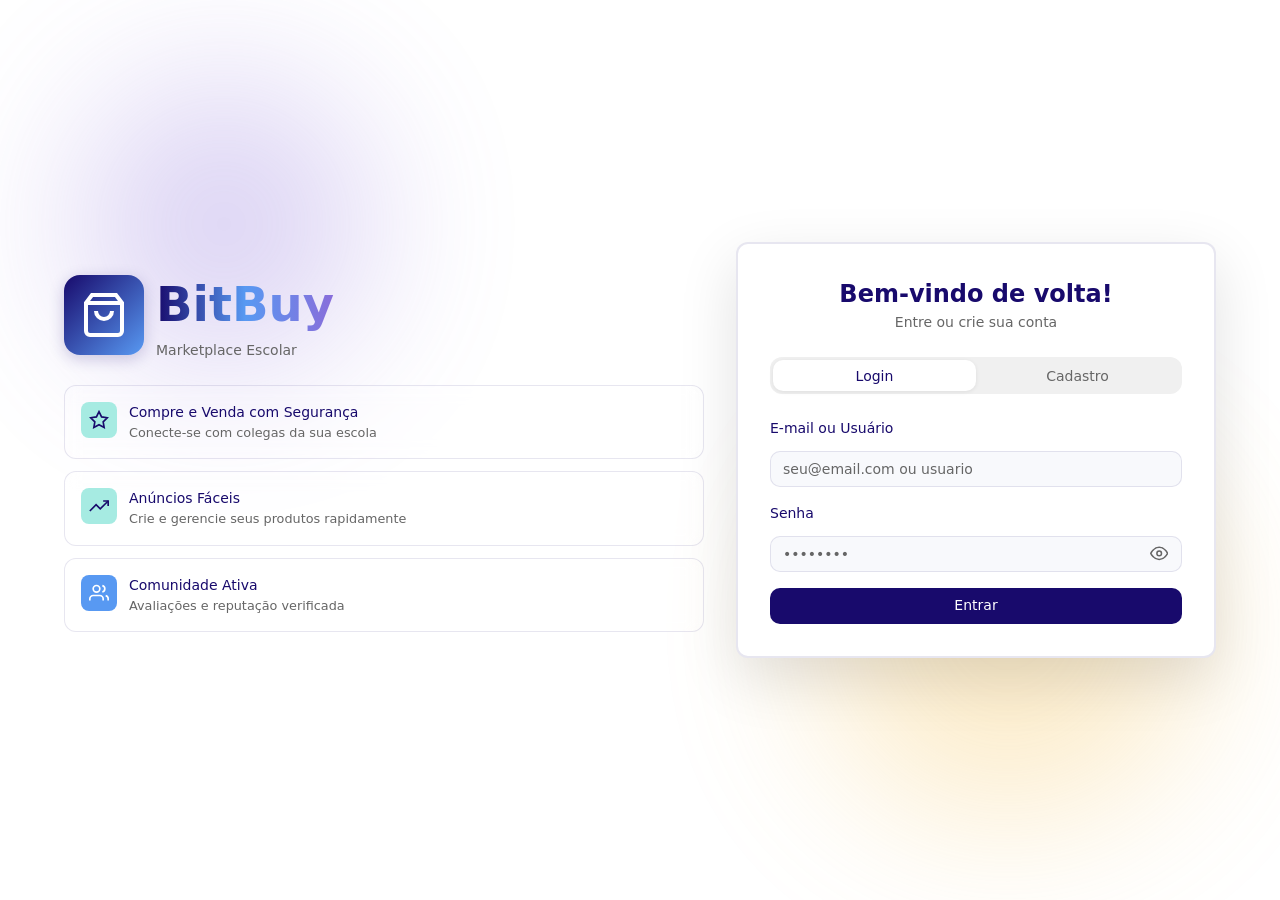
<file: bitbuy/index.html>
<!DOCTYPE html>
<html lang="pt-BR">
<head>
  <meta charset="UTF-8">
  <meta name="viewport" content="width=device-width, initial-scale=1.0">
  <title>BitBuy — Marketplace Escolar</title>
  <link rel="stylesheet" href="style.css">
</head>
<body data-page="auth">

<div class="auth-page">
  <!-- Blobs animados de fundo -->
  <div class="auth-blob auth-blob-1"></div>
  <div class="auth-blob auth-blob-2"></div>

  <div class="auth-container">

    <!-- Branding (apenas desktop) -->
    <div class="auth-branding">
      <div class="auth-logo">
        <div class="auth-logo-icon">
          <svg viewBox="0 0 24 24" fill="none" stroke="currentColor" stroke-width="2">
            <path d="M6 2L3 6v14a2 2 0 002 2h14a2 2 0 002-2V6l-3-4z"/>
            <line x1="3" y1="6" x2="21" y2="6"/>
            <path d="M16 10a4 4 0 01-8 0"/>
          </svg>
        </div>
        <div class="auth-logo-text">
          <h1 class="gradient-text">BitBuy</h1>
          <p>Marketplace Escolar</p>
        </div>
      </div>

      <div style="display:flex;flex-direction:column;gap:.75rem">
        <div class="auth-feature">
          <div class="auth-feature-icon" style="background:var(--secondary)">
            <svg viewBox="0 0 24 24" fill="none" stroke="var(--primary)" stroke-width="2">
              <polygon points="12 2 15.09 8.26 22 9.27 17 14.14 18.18 21.02 12 17.77 5.82 21.02 7 14.14 2 9.27 8.91 8.26 12 2"/>
            </svg>
          </div>
          <div>
            <h3>Compre e Venda com Segurança</h3>
            <p>Conecte-se com colegas da sua escola</p>
          </div>
        </div>
        <div class="auth-feature">
          <div class="auth-feature-icon" style="background:#A6EBE2">
            <svg viewBox="0 0 24 24" fill="none" stroke="#180A6C" stroke-width="2">
              <polyline points="23 6 13.5 15.5 8.5 10.5 1 18"/><polyline points="17 6 23 6 23 12"/>
            </svg>
          </div>
          <div>
            <h3>Anúncios Fáceis</h3>
            <p>Crie e gerencie seus produtos rapidamente</p>
          </div>
        </div>
        <div class="auth-feature">
          <div class="auth-feature-icon" style="background:var(--accent)">
            <svg viewBox="0 0 24 24" fill="none" stroke="white" stroke-width="2">
              <path d="M17 21v-2a4 4 0 0 0-4-4H5a4 4 0 0 0-4 4v2"/><circle cx="9" cy="7" r="4"/>
              <path d="M23 21v-2a4 4 0 0 0-3-3.87"/><path d="M16 3.13a4 4 0 0 1 0 7.75"/>
            </svg>
          </div>
          <div>
            <h3>Comunidade Ativa</h3>
            <p>Avaliações e reputação verificada</p>
          </div>
        </div>
      </div>
    </div>

    <!-- Card de autenticação -->
    <div class="auth-card-wrapper">
      <div class="auth-card">

        <!-- Logo mobile -->
        <div class="auth-mobile-logo">
          <div class="auth-logo-icon" style="padding:.75rem">
            <svg style="width:2.5rem;height:2.5rem" viewBox="0 0 24 24" fill="none" stroke="white" stroke-width="2">
              <path d="M6 2L3 6v14a2 2 0 002 2h14a2 2 0 002-2V6l-3-4z"/>
              <line x1="3" y1="6" x2="21" y2="6"/>
              <path d="M16 10a4 4 0 01-8 0"/>
            </svg>
          </div>
        </div>

        <div class="auth-card-header">
          <h2 class="hidden-lg">BitBuy</h2>
          <h2 class="show-lg" style="display:none">Bem-vindo de volta!</h2>
          <p>Entre ou crie sua conta</p>
        </div>

        <!-- Tabs -->
        <div id="auth-tabs">
          <div class="tabs-list" style="margin-bottom:1.5rem">
            <button class="tab-trigger active" data-tab="login">Login</button>
            <button class="tab-trigger" data-tab="register">Cadastro</button>
          </div>

          <!-- Login -->
          <div class="tab-content active" data-tab="login">
            <form id="login-form" onsubmit="handleLogin(event)">
              <div class="form-group">
                <label class="label" for="login-email">E-mail ou Usuário</label>
                <input class="input" id="login-email" type="text" placeholder="seu@email.com ou usuario" required>
              </div>
              <div class="form-group">
                <label class="label" for="login-password">Senha</label>
                <div class="password-wrapper">
                  <input class="input" id="login-password" type="password" placeholder="••••••••" required>
                  <button type="button" class="password-toggle" onclick="togglePassword(this)" aria-label="Mostrar senha">
                    <svg class="eye-open" viewBox="0 0 24 24" fill="none" stroke="currentColor" stroke-width="2"><path d="M1 12s4-8 11-8 11 8 11 8-4 8-11 8-11-8-11-8z"/><circle cx="12" cy="12" r="3"/></svg>
                    <svg class="eye-closed" style="display:none" viewBox="0 0 24 24" fill="none" stroke="currentColor" stroke-width="2"><path d="M17.94 17.94A10.07 10.07 0 0 1 12 20c-7 0-11-8-11-8a18.45 18.45 0 0 1 5.06-5.94M9.9 4.24A9.12 9.12 0 0 1 12 4c7 0 11 8 11 8a18.5 18.5 0 0 1-2.16 3.19m-6.72-1.07a3 3 0 1 1-4.24-4.24"/><line x1="1" y1="1" x2="23" y2="23"/></svg>
                  </button>
                </div>
              </div>
              <button type="submit" class="btn btn-primary btn-full" id="login-btn">Entrar</button>
            </form>
          </div>

          <!-- Cadastro -->
          <div class="tab-content" data-tab="register">
            <form id="register-form" onsubmit="handleRegister(event)">
              <div class="form-group">
                <label class="label" for="reg-username">Nome de Usuário</label>
                <input class="input" id="reg-username" type="text" placeholder="ex: joao_silva" required>
              </div>
              <div class="form-group">
                <label class="label" for="reg-email">E-mail</label>
                <input class="input" id="reg-email" type="email" placeholder="seu@email.com" required>
              </div>
              <div class="form-group">
                <label class="label" for="reg-password">Senha</label>
                <div class="password-wrapper">
                  <input class="input" id="reg-password" type="password" placeholder="••••••••" required>
                  <button type="button" class="password-toggle" onclick="togglePassword(this)" aria-label="Mostrar senha">
                    <svg class="eye-open" viewBox="0 0 24 24" fill="none" stroke="currentColor" stroke-width="2"><path d="M1 12s4-8 11-8 11 8 11 8-4 8-11 8-11-8-11-8z"/><circle cx="12" cy="12" r="3"/></svg>
                    <svg class="eye-closed" style="display:none" viewBox="0 0 24 24" fill="none" stroke="currentColor" stroke-width="2"><path d="M17.94 17.94A10.07 10.07 0 0 1 12 20c-7 0-11-8-11-8a18.45 18.45 0 0 1 5.06-5.94M9.9 4.24A9.12 9.12 0 0 1 12 4c7 0 11 8 11 8a18.5 18.5 0 0 1-2.16 3.19m-6.72-1.07a3 3 0 1 1-4.24-4.24"/><line x1="1" y1="1" x2="23" y2="23"/></svg>
                  </button>
                </div>
              </div>
              <div class="form-group">
                <label class="label" for="reg-school">Instituição de Ensino</label>
                <input class="input" id="reg-school" type="text" placeholder="Nome da sua faculdade/escola" required>
              </div>
              <div class="form-group">
                <label class="label" for="reg-type">Tipo de Conta</label>
                <select class="select" id="reg-type" onchange="toggleContactField()">
                  <option value="comprador">Quero Apenas Comprar</option>
                  <option value="vendedor">Quero Vender Produtos/Serviços</option>
                </select>
              </div>
              <div class="form-group" id="contact-field" style="display:none">
                <label class="label" for="reg-contact">Telefone ou Forma de Contato</label>
                <input class="input" id="reg-contact" type="tel" inputmode="numeric" pattern="[0-9]*" placeholder="Somente números" oninput="this.value=this.value.replace(/\D/g,'')">
              </div>
              <button type="submit" class="btn btn-primary btn-full" id="register-btn">Cadastrar</button>
            </form>
          </div>
        </div><!-- /tabs -->

      </div>
    </div><!-- /auth-card-wrapper -->

  </div><!-- /auth-container -->
</div><!-- /auth-page -->

<div id="toast-container"></div>

<script src="app.js"></script>
<script>
  function toggleContactField() {
    const type = document.getElementById('reg-type').value;
    const field = document.getElementById('contact-field');
    const input = document.getElementById('reg-contact');
    field.style.display = type === 'vendedor' ? '' : 'none';
    input.required = type === 'vendedor';
  }

  function togglePassword(btn) {
    const input = btn.parentElement.querySelector('input');
    const show = input.type === 'password';
    input.type = show ? 'text' : 'password';
    btn.querySelector('.eye-open').style.display   = show ? 'none' : '';
    btn.querySelector('.eye-closed').style.display = show ? '' : 'none';
    btn.setAttribute('aria-label', show ? 'Ocultar senha' : 'Mostrar senha');
  }
  
  async function handleLogin(e) {
    e.preventDefault();
    const btn = document.getElementById('login-btn');
    btn.disabled = true;
    btn.textContent = 'Entrando...';
    try {
      const data = await apiPost('login.php', {
        emailOrUsername: document.getElementById('login-email').value,
        password: document.getElementById('login-password').value,
      });
      if (data.success) {
        State.setUser(data.user);
        toast('Login realizado com sucesso!');
        setTimeout(() => navigate('home.html'), 600);
      } else {
        toast(data.message || 'Email/usuário ou senha incorretos.', 'error');
        btn.disabled = false;
        btn.textContent = 'Entrar';
      }
    } catch {
      toast('Não foi possível conectar ao servidor.', 'error');
      btn.disabled = false;
      btn.textContent = 'Entrar';
    }
  }

  async function handleRegister(e) {
    e.preventDefault();
    const type = document.getElementById('reg-type').value;
    const contact = document.getElementById('reg-contact').value.trim();
    if (type === 'vendedor' && !contact) {
      toast('Informe uma forma de contato para conta de vendedor.', 'error');
      return;
    }
    const btn = document.getElementById('register-btn');
    btn.disabled = true;
    btn.textContent = 'Cadastrando...';
    try {
      const data = await apiPost('register.php', {
        username:    document.getElementById('reg-username').value,
        email:       document.getElementById('reg-email').value,
        password:    document.getElementById('reg-password').value,
        school:      document.getElementById('reg-school').value,
        accountType: type,
        contact,
      });
      if (data.success) {
        State.setUser(data.user);
        toast('Conta criada com sucesso!');
        setTimeout(() => navigate('home.html'), 600);
      } else {
        toast(data.message || 'Erro ao criar conta.', 'error');
        btn.disabled = false;
        btn.textContent = 'Cadastrar';
      }
    } catch {
      toast('Não foi possível conectar ao servidor.', 'error');
      btn.disabled = false;
      btn.textContent = 'Cadastrar';
    }
  }

  document.addEventListener('DOMContentLoaded', () => {
    initTabs('auth-tabs');
    // mostrar título correto em desktop
    const isDesktop = window.innerWidth >= 1024;
    document.querySelector('.hidden-lg').style.display = isDesktop ? 'none' : '';
    document.querySelector('.show-lg').style.display  = isDesktop ? ''     : 'none';
  });
</script>
</body>
</html>
</file>
<file: bitbuy/style.css>
/* ============================================================
   BitBuy — style.css
   Tema fiel ao theme.css original (variáveis CSS)
   ============================================================ */

/* ---------- Variáveis de tema (light) ---------- */
:root {
  --background: #ffffff;
  --foreground: #180A6C;
  --card: #ffffff;
  --card-foreground: #180A6C;
  --primary: #180A6C;
  --primary-foreground: #ffffff;
  --secondary: #A6EBE2;
  --secondary-foreground: #180A6C;
  --muted: #f0f0f0;
  --muted-foreground: #666666;
  --accent: #5899F2;
  --accent-foreground: #ffffff;
  --highlight: #896DDA;
  --destructive: #d4183d;
  --destructive-foreground: #ffffff;
  --border: rgba(24,10,108,0.1);
  --input-bg: #f8f9fc;
  --ring: #5899F2;
  --radius: 0.75rem;
  --warning: #F5C051;
}

/* ---------- Tema escuro ---------- */
.dark {
  --background: #0f0820;
  --foreground: #A6EBE2;
  --card: #1a1035;
  --card-foreground: #A6EBE2;
  --primary: #A6EBE2;
  --primary-foreground: #180A6C;
  --secondary: #180A6C;
  --secondary-foreground: #A6EBE2;
  --muted: #2a2045;
  --muted-foreground: #a0a0a0;
  --accent: #5899F2;
  --accent-foreground: #ffffff;
  --border: rgba(166,235,226,0.15);
  --input-bg: #1a1035;
}

/* ---------- Reset ---------- */
*, *::before, *::after { box-sizing: border-box; margin: 0; padding: 0; }

body {
  font-family: system-ui, -apple-system, sans-serif;
  background: var(--background);
  color: var(--foreground);
  font-size: 16px;
  line-height: 1.5;
  min-height: 100vh;
}

a { color: inherit; text-decoration: none; }
button { cursor: pointer; font-family: inherit; }
input, textarea, select { font-family: inherit; font-size: 1rem; }
img { max-width: 100%; display: block; }
main {
  padding-bottom: 7.5rem;
  box-sizing: border-box;
}


/* ---------- Utilitários de layout ---------- */
.flex { display: flex; }
.flex-col { flex-direction: column; }
.items-center { align-items: center; }
.items-start { align-items: flex-start; }
.items-end { align-items: flex-end; }
.justify-center { justify-content: center; }
.justify-between { justify-content: space-between; }
.justify-end { justify-content: flex-end; }
.gap-1 { gap: 0.25rem; }
.gap-2 { gap: 0.5rem; }
.gap-3 { gap: 0.75rem; }
.gap-4 { gap: 1rem; }
.gap-6 { gap: 1.5rem; }
.flex-wrap { flex-wrap: wrap; }
.flex-1 { flex: 1; }
.grid { display: grid; }
.w-full { width: 100%; }
.h-full { height: 100%; }
.relative { position: relative; }
.absolute { position: absolute; }
.fixed { position: fixed; }
.sticky { position: sticky; }
.overflow-hidden { overflow: hidden; }
.overflow-y-auto { overflow-y: auto; }
.shrink-0 { flex-shrink: 0; }

/* ---------- Espaçamento ---------- */
.p-2 { padding: 0.5rem; }
.p-3 { padding: 0.75rem; }
.p-4 { padding: 1rem; }
.p-6 { padding: 1.5rem; }
.px-2 { padding-left: 0.5rem; padding-right: 0.5rem; }
.px-3 { padding-left: 0.75rem; padding-right: 0.75rem; }
.px-4 { padding-left: 1rem; padding-right: 1rem; }
.px-6 { padding-left: 1.5rem; padding-right: 1.5rem; }
.py-2 { padding-top: 0.5rem; padding-bottom: 0.5rem; }
.py-4 { padding-top: 1rem; padding-bottom: 1rem; }
.py-6 { padding-top: 1.5rem; padding-bottom: 1.5rem; }
.py-8 { padding-top: 2rem; padding-bottom: 2rem; }
.mt-2 { margin-top: 0.5rem; }
.mt-4 { margin-top: 1rem; }
.mb-2 { margin-bottom: 0.5rem; }
.mb-4 { margin-bottom: 1rem; }
.mb-6 { margin-bottom: 1.5rem; }
.mx-auto { margin-left: auto; margin-right: auto; }

/* ---------- Tipografia ---------- */
.text-xs { font-size: 0.75rem; }
.text-sm { font-size: 0.875rem; }
.text-base { font-size: 1rem; }
.text-lg { font-size: 1.125rem; }
.text-xl { font-size: 1.25rem; }
.text-2xl { font-size: 1.5rem; }
.text-3xl { font-size: 1.875rem; }
.font-medium { font-weight: 500; }
.font-semibold { font-weight: 600; }
.font-bold { font-weight: 700; }
.text-center { text-align: center; }
.text-right { text-align: right; }
.capitalize { text-transform: capitalize; }
.line-clamp-2 { display: -webkit-box; -webkit-line-clamp: 2; -webkit-box-orient: vertical; overflow: hidden; }
.truncate { overflow: hidden; text-overflow: ellipsis; white-space: nowrap; }
.whitespace-nowrap { white-space: nowrap; }

/* ---------- Cores de texto ---------- */
.text-primary { color: var(--primary); }
.text-accent { color: var(--accent); }
.text-muted { color: var(--muted-foreground); }
.text-destructive { color: var(--destructive); }
.text-yellow { color: #eab308; }
.text-white { color: #fff; }

/* ---------- Gradiente de texto ---------- */
.gradient-text {
  background: linear-gradient(to right, var(--primary), var(--accent), #896DDA);
  -webkit-background-clip: text;
  -webkit-text-fill-color: transparent;
  background-clip: text;
}

/* ============================================================
   COMPONENTES
   ============================================================ */

/* ---------- Botões ---------- */
.btn {
  display: inline-flex;
  align-items: center;
  justify-content: center;
  gap: 0.5rem;
  padding: 0.5rem 1rem;
  border-radius: calc(var(--radius) - 2px);
  font-size: 0.875rem;
  font-weight: 500;
  border: 1px solid transparent;
  transition: background 0.15s, opacity 0.15s, transform 0.1s;
  white-space: nowrap;
  line-height: 1.25;
  min-height: 2.25rem;
}
.btn:disabled { opacity: 0.5; pointer-events: none; }
.btn:active { transform: scale(0.98); }
.btn svg { width: 1rem; height: 1rem; flex-shrink: 0; }

.btn-primary { background: var(--primary); color: var(--primary-foreground); }
.btn-primary:hover { opacity: 0.9; }

.btn-destructive { background: var(--destructive); color: var(--destructive-foreground); }
.btn-destructive:hover { opacity: 0.9; }

.btn-outline { background: var(--background); color: var(--foreground); border-color: var(--border); }
.btn-outline:hover { background: var(--accent); color: var(--accent-foreground); }

.btn-ghost { background: transparent; color: var(--foreground); border-color: transparent; }
.btn-ghost:hover { background: var(--muted); }

.btn-sm { padding: 0.35rem 0.75rem; font-size: 0.8rem; min-height: 2rem; }
.btn-lg { padding: 0.625rem 1.5rem; min-height: 2.5rem; }
.btn-icon { padding: 0.5rem; min-width: 2.25rem; min-height: 2.25rem; border-radius: calc(var(--radius) - 2px); }
.btn-full { width: 100%; }

/* ---------- Inputs ---------- */
.input {
  display: block;
  width: 100%;
  padding: 0.4rem 0.75rem;
  border: 1px solid var(--border);
  border-radius: calc(var(--radius) - 2px);
  background: var(--input-bg);
  color: var(--foreground);
  font-size: 0.875rem;
  min-height: 2.25rem;
  outline: none;
  transition: border-color 0.15s, box-shadow 0.15s;
}
.input:focus { border-color: var(--ring); box-shadow: 0 0 0 3px rgba(88,153,242,0.2); }
.input::placeholder { color: var(--muted-foreground); }
.input[type="file"] { padding: 0.3rem 0.75rem; cursor: pointer; }

.textarea {
  display: block;
  width: 100%;
  padding: 0.5rem 0.75rem;
  border: 1px solid var(--border);
  border-radius: calc(var(--radius) - 2px);
  background: var(--input-bg);
  color: var(--foreground);
  font-size: 0.875rem;
  resize: vertical;
  min-height: 5rem;
  outline: none;
  transition: border-color 0.15s, box-shadow 0.15s;
}
.textarea:focus { border-color: var(--ring); box-shadow: 0 0 0 3px rgba(88,153,242,0.2); }
.textarea::placeholder { color: var(--muted-foreground); }

/* ---------- Label ---------- */
.label {
  display: block;
  font-size: 0.875rem;
  font-weight: 500;
  margin-bottom: 0.375rem;
  color: var(--foreground);
}

/* ---------- Select nativo estilizado ---------- */
.select {
  display: block;
  width: 100%;
  padding: 0.4rem 2rem 0.4rem 0.75rem;
  border: 1px solid var(--border);
  border-radius: calc(var(--radius) - 2px);
  background: var(--input-bg);
  color: var(--foreground);
  font-size: 0.875rem;
  min-height: 2.25rem;
  outline: none;
  appearance: none;
  background-image: url("data:image/svg+xml,%3Csvg xmlns='http://www.w3.org/2000/svg' width='12' height='12' viewBox='0 0 24 24' fill='none' stroke='%23666' stroke-width='2'%3E%3Cpath d='M6 9l6 6 6-6'/%3E%3C/svg%3E");
  background-repeat: no-repeat;
  background-position: right 0.75rem center;
  cursor: pointer;
  transition: border-color 0.15s, box-shadow 0.15s;
}
.select:focus { border-color: var(--ring); box-shadow: 0 0 0 3px rgba(88,153,242,0.2); }

/* ---------- Form group ---------- */
.form-group { display: grid; gap: 0.375rem; margin-bottom: 1rem; }
.form-row { display: grid; grid-template-columns: 1fr 1fr; gap: 1rem; }
@media (max-width: 640px) { .form-row { grid-template-columns: 1fr; } }

/* ---------- Card ---------- */
.card {
  background: var(--card);
  color: var(--card-foreground);
  border: 1px solid var(--border);
  border-radius: var(--radius);
  display: flex;
  flex-direction: column;
  gap: 0;
}
.card-header { padding: 1.5rem 1.5rem 0; }
.card-title { font-size: 1rem; font-weight: 600; line-height: 1.2; }
.card-description { font-size: 0.875rem; color: var(--muted-foreground); margin-top: 0.25rem; }
.card-content { padding: 1rem 1.5rem; }
.card-footer { padding: 0 1.5rem 1.5rem; display: flex; align-items: center; gap: 0.5rem; }
.card.shadow { box-shadow: 0 4px 24px rgba(24,10,108,0.08); border: none; }
.card.shadow-sm { box-shadow: 0 1px 8px rgba(24,10,108,0.06); }

/* ---------- Badge ---------- */
.badge {
  display: inline-flex;
  align-items: center;
  justify-content: center;
  border-radius: 0.375rem;
  border: 1px solid transparent;
  padding: 0.125rem 0.5rem;
  font-size: 0.75rem;
  font-weight: 500;
  white-space: nowrap;
  cursor: default;
  transition: background 0.15s;
}
.badge-default { background: var(--primary); color: var(--primary-foreground); }
.badge-secondary { background: var(--secondary); color: var(--secondary-foreground); }
.badge-outline { background: transparent; border-color: var(--border); color: var(--foreground); }
.badge-accent { background: var(--accent); color: var(--accent-foreground); }
.badge.clickable { cursor: pointer; }
.badge.clickable:hover { opacity: 0.85; }

/* ---------- Avatar ---------- */
.avatar {
  width: 2.5rem;
  height: 2.5rem;
  border-radius: 50%;
  overflow: hidden;
  display: flex;
  align-items: center;
  justify-content: center;
  background: var(--muted);
  flex-shrink: 0;
}
.avatar img { width: 100%; height: 100%; object-fit: cover; }
.avatar-lg { width: 8rem; height: 8rem; }
.avatar-fallback { color: var(--muted-foreground); display: flex; align-items: center; justify-content: center; width: 100%; height: 100%; }
.avatar-fallback svg { width: 60%; height: 60%; }

/* ---------- Switch ---------- */
.switch-wrapper { display: flex; align-items: center; gap: 0.5rem; }
.switch {
  position: relative;
  width: 2rem;
  height: 1.15rem;
  background: #cbced4;
  border-radius: 999px;
  border: 1px solid transparent;
  transition: background 0.2s;
  cursor: pointer;
  flex-shrink: 0;
}
.switch.on { background: var(--primary); }
.dark .switch { background: rgba(255,255,255,0.2); }
.dark .switch.on { background: var(--primary); }
.switch-thumb {
  position: absolute;
  top: 50%;
  left: 1px;
  transform: translateY(-50%);
  width: 1rem;
  height: 1rem;
  background: var(--card);
  border-radius: 50%;
  transition: left 0.2s;
}
.switch.on .switch-thumb { left: calc(100% - 17px); }

/* ---------- Stars ---------- */
.stars { display: flex; gap: 0.125rem; }
.star { width: 1.25rem; height: 1.25rem; color: #d1d5db; cursor: pointer; }
.star.filled { color: #eab308; }
.star svg { width: 100%; height: 100%; }

/* ---------- Separador ---------- */
.separator { height: 1px; background: var(--border); width: 100%; margin: 1rem 0; }

/* ============================================================
   MODAL / DIALOG
   ============================================================ */
.overlay {
  position: fixed;
  inset: 0;
  background: rgba(0,0,0,0.5);
  z-index: 50;
  display: flex;
  align-items: center;
  justify-content: center;
  padding: 1rem;
  opacity: 0;
  pointer-events: none;
  transition: opacity 0.2s;
}
.overlay.open { opacity: 1; pointer-events: all; }

.modal {
  background: var(--card);
  color: var(--card-foreground);
  border: 1px solid var(--border);
  border-radius: var(--radius);
  padding: 1.5rem;
  width: 100%;
  max-width: 32rem;
  max-height: 90vh;
  overflow-y: auto;
  position: relative;
  transform: scale(0.95);
  transition: transform 0.2s;
  box-shadow: 0 8px 40px rgba(0,0,0,0.18);
}
.overlay.open .modal { transform: scale(1); }
.modal-lg { max-width: 42rem; }

.modal-close {
  position: absolute;
  top: 1rem;
  right: 1rem;
  background: none;
  border: none;
  cursor: pointer;
  opacity: 0.6;
  color: var(--foreground);
  padding: 0.25rem;
  border-radius: 0.25rem;
  display: flex;
  align-items: center;
}
.modal-close:hover { opacity: 1; }
.modal-close svg { width: 1rem; height: 1rem; }

.modal-header { margin-bottom: 1rem; padding-right: 1.5rem; }
.modal-title { font-size: 1.125rem; font-weight: 600; line-height: 1; }
.modal-description { font-size: 0.875rem; color: var(--muted-foreground); margin-top: 0.25rem; }

/* ============================================================
   TABS
   ============================================================ */
.tabs-list {
  display: flex;
  background: var(--muted);
  border-radius: 0.75rem;
  padding: 3px;
  width: 100%;
}
.tab-trigger {
  flex: 1;
  padding: 0.4rem 1rem;
  border: none;
  background: transparent;
  border-radius: 0.625rem;
  font-size: 0.875rem;
  font-weight: 500;
  color: var(--muted-foreground);
  cursor: pointer;
  transition: background 0.15s, color 0.15s;
  border: 1px solid transparent;
}
.tab-trigger.active {
  background: var(--card);
  color: var(--foreground);
  box-shadow: 0 1px 4px rgba(0,0,0,0.08);
}
.tab-content { display: none; }
.tab-content.active { display: block; }

/* ============================================================
   TOAST
   ============================================================ */
#toast-container {
  position: fixed;
  bottom: 5rem;
  right: 1rem;
  z-index: 9999;
  display: flex;
  flex-direction: column;
  gap: 0.5rem;
  pointer-events: none;
}
.toast {
  background: var(--card);
  color: var(--card-foreground);
  border: 1px solid var(--border);
  border-radius: var(--radius);
  padding: 0.75rem 1rem;
  font-size: 0.875rem;
  box-shadow: 0 4px 16px rgba(0,0,0,0.12);
  pointer-events: all;
  display: flex;
  align-items: center;
  gap: 0.5rem;
  min-width: 220px;
  max-width: 340px;
  animation: slideIn 0.25s ease;
}
.toast.success { border-left: 4px solid #22c55e; }
.toast.error   { border-left: 4px solid var(--destructive); }
@keyframes slideIn {
  from { transform: translateX(110%); opacity: 0; }
  to   { transform: translateX(0);    opacity: 1; }
}
@keyframes slideOut {
  from { transform: translateX(0);    opacity: 1; }
  to   { transform: translateX(110%); opacity: 0; }
}

/* ============================================================
   NAVEGAÇÃO INFERIOR + FOOTER
   ============================================================ */
.bottom-nav {
  position: fixed;
  bottom: 3.5rem;
  left: 0; right: 0;
  background: rgba(var(--card), 0.95);
  background: var(--card);
  border-top: 1px solid var(--border);
  z-index: 30;
  backdrop-filter: blur(8px);
}
.bottom-nav-inner {
  display: flex;
  justify-content: space-around;
  align-items: center;
  height: 4rem;
  max-width: 32rem;
  margin: 0 auto;
}
.nav-btn {
  display: flex;
  flex-direction: column;
  align-items: center;
  gap: 0.2rem;
  padding: 0.5rem 1rem;
  background: none;
  border: none;
  color: var(--muted-foreground);
  font-size: 0.7rem;
  cursor: pointer;
  position: relative;
  transition: color 0.15s;
}
.nav-btn svg { width: 1.5rem; height: 1.5rem; }
.nav-btn.active { color: var(--accent); }
.nav-btn.active::after {
  content: '';
  position: absolute;
  bottom: -1px;
  left: 50%;
  transform: translateX(-50%);
  width: 3rem;
  height: 3px;
  background: var(--accent);
  border-radius: 999px;
}

.footer {
  position: fixed;
  bottom: 0; left: 0; right: 0;
  background: var(--card);
  border-top: 1px solid var(--border);
  z-index: 40;
  backdrop-filter: blur(8px);
}
.footer-inner {
  display: flex;
  align-items: center;
  justify-content: space-between;
  padding: 0.6rem 1rem;
  max-width: 80rem;
  margin: 0 auto;
}
.footer-copy { font-size: 0.7rem; color: var(--muted-foreground); }
.footer-btn {
  background: none;
  border: none;
  padding: 0.4rem;
  border-radius: 50%;
  cursor: pointer;
  color: var(--foreground);
  display: flex;
  align-items: center;
  transition: background 0.15s;
}
.footer-btn:hover { background: rgba(88,153,242,0.12); }
.footer-btn svg { width: 1.25rem; height: 1.25rem; }
.theme-btn {
  background: var(--accent);
  color: var(--accent-foreground);
  border: none;
  border-radius: 50%;
  padding: 0.4rem;
  cursor: pointer;
  display: flex;
  align-items: center;
  transition: opacity 0.15s;
}
.theme-btn:hover { opacity: 0.85; }
.theme-btn svg { width: 1.25rem; height: 1.25rem; }

/* ============================================================
   PÁGINAS
   ============================================================ */

/* --- Layout wrapper --- */
.page-wrapper { min-height: 100vh; padding-bottom: 8rem; }

/* ---- AUTH PAGE ---- */
.auth-page {
  min-height: 100vh;
  display: flex;
  align-items: center;
  justify-content: center;
  padding: 1rem;
  position: relative;
  overflow: hidden;
  background: var(--background);
}
.auth-blob {
  position: absolute;
  border-radius: 50%;
  filter: blur(80px);
  opacity: 0.3;
  pointer-events: none;
}
.auth-blob-1 { width: 18rem; height: 18rem; background: #896DDA; top: 5rem; left: 5rem; animation: blob1 20s infinite ease-in-out; }
.auth-blob-2 { width: 24rem; height: 24rem; background: #F5C051; bottom: 5rem; right: 5rem; animation: blob2 15s infinite ease-in-out; }
@keyframes blob1 { 0%,100%{transform:scale(1) rotate(0deg)} 50%{transform:scale(1.2) rotate(90deg)} }
@keyframes blob2 { 0%,100%{transform:scale(1.2) rotate(90deg)} 50%{transform:scale(1) rotate(0deg)} }

.auth-container {
  display: flex;
  gap: 2rem;
  align-items: center;
  width: 100%;
  max-width: 72rem;
  position: relative;
  z-index: 1;
}
.auth-branding {
  flex: 1;
  display: none;
  flex-direction: column;
  gap: 1.5rem;
}
@media (min-width: 1024px) { .auth-branding { display: flex; } }

.auth-logo { display: flex; align-items: center; gap: 0.75rem; }
.auth-logo-icon {
  background: linear-gradient(135deg, var(--primary), var(--accent));
  padding: 1rem;
  border-radius: 1rem;
  box-shadow: 0 4px 16px rgba(24,10,108,0.2);
  display: flex;
  align-items: center;
  justify-content: center;
}
.auth-logo-icon svg { width: 3rem; height: 3rem; color: white; }
.auth-logo-text h1 { font-size: 3rem; font-weight: 700; }
.auth-logo-text p { color: var(--muted-foreground); font-size: 0.875rem; }

.auth-feature {
  display: flex;
  align-items: flex-start;
  gap: 0.75rem;
  padding: 1rem;
  background: rgba(255,255,255,0.05);
  backdrop-filter: blur(8px);
  border-radius: var(--radius);
  border: 1px solid var(--border);
}
.dark .auth-feature { background: rgba(255,255,255,0.04); }
.auth-feature-icon {
  padding: 0.5rem;
  border-radius: 0.5rem;
  flex-shrink: 0;
  display: flex;
  align-items: center;
  justify-content: center;
}
.auth-feature-icon svg { width: 1.25rem; height: 1.25rem; }
.auth-feature h3 { font-size: 0.875rem; font-weight: 500; }
.auth-feature p { font-size: 0.8rem; color: var(--muted-foreground); }

.auth-card-wrapper {
  width: 100%;
  max-width: 30rem;
}
@media (min-width: 1024px) { .auth-card-wrapper { width: auto; min-width: 30rem; } }

.auth-card {
  background: var(--card);
  border: 2px solid var(--border);
  border-radius: var(--radius);
  padding: 2rem;
  box-shadow: 0 20px 60px rgba(0,0,0,0.12);
}
.auth-card-header { text-align: center; margin-bottom: 1.5rem; }
.auth-card-header h2 { font-size: 1.5rem; font-weight: 700; }
.auth-card-header p { font-size: 0.875rem; color: var(--muted-foreground); }
.auth-mobile-logo {
  display: flex;
  justify-content: center;
  margin-bottom: 1rem;
}
@media (min-width: 1024px) { .auth-mobile-logo { display: none; } }

/* ---- HOME PAGE ---- */
.home-header {
  background: var(--card);
  border-bottom: 1px solid var(--border);
  position: sticky;
  top: 0;
  z-index: 10;
  box-shadow: 0 1px 6px rgba(0,0,0,0.04);
}
.home-header-inner { max-width: 80rem; margin: 0 auto; padding: 1rem; }
.home-header h1 { font-size: 1.5rem; font-weight: 700; margin-bottom: 1rem; }

.search-wrapper { position: relative; margin-bottom: 1rem; }
.search-icon {
  position: absolute;
  left: 0.75rem;
  top: 50%;
  transform: translateY(-50%);
  color: var(--muted-foreground);
  pointer-events: none;
  display: flex;
}
.search-icon svg { width: 1.25rem; height: 1.25rem; }
.search-input { padding-left: 2.5rem; }

.categories { display: flex; gap: 0.5rem; overflow-x: auto; padding-bottom: 0.5rem; }
.categories::-webkit-scrollbar { display: none; }
.cat-sep {
  align-self: center;
  color: var(--muted-foreground);
  opacity: 0.5;
  user-select: none;
  font-size: 0.875rem;
}

.ads-grid {
  display: grid;
  grid-template-columns: 1fr;
  gap: 1rem;
  max-width: 80rem;
  margin: 0 auto;
  padding: 1.5rem 1rem;
}
@media (min-width: 640px)  { .ads-grid { grid-template-columns: repeat(2, 1fr); } }
@media (min-width: 1024px) { .ads-grid { grid-template-columns: repeat(3, 1fr); } }

/* ---- AD CARD ---- */
.ad-card {
  position: relative;
  background: var(--card);
  border: 1px solid var(--border);
  border-radius: var(--radius);
  overflow: hidden;
  cursor: pointer;
  transition: transform 0.2s, box-shadow 0.2s;
}
.ad-card:hover { transform: translateY(-4px) scale(1.02); box-shadow: 0 8px 24px rgba(0,0,0,0.12); }

/* ---- Ações do vendedor sobre o próprio card (editar/excluir) ---- */
.ad-card-actions {
  position: absolute;
  top: 0.5rem;
  right: 0.5rem;
  z-index: 2;
  display: flex;
  gap: 0.4rem;
}
.ad-card-action-btn {
  width: 2rem;
  height: 2rem;
  border-radius: 50%;
  border: none;
  display: flex;
  align-items: center;
  justify-content: center;
  background: rgba(255,255,255,0.92);
  color: var(--foreground);
  box-shadow: 0 2px 8px rgba(0,0,0,0.18);
  transition: background 0.15s, color 0.15s, transform 0.15s;
}
.ad-card-action-btn:hover { transform: scale(1.08); }
.ad-card-action-btn.edit:hover { background: var(--accent); color: #fff; }
.ad-card-action-btn.delete:hover { background: var(--destructive); color: #fff; }
.dark .ad-card-action-btn { background: rgba(26,16,53,0.92); }
.ad-card-action-btn svg { width: 1rem; height: 1rem; }

.ad-card-img {
  width: 100%;
  aspect-ratio: 1;
  object-fit: cover;
  background: var(--muted);
  display: flex;
  align-items: center;
  justify-content: center;
  overflow: hidden;
}
.ad-card-img img { width: 100%; height: auto; object-fit: cover; }
.ad-card-img svg { width: 3rem; height: 3rem; color: var(--muted-foreground); opacity: 0.4; }

.ad-card-body { padding: 0.75rem; }
.ad-card-top { display: flex; align-items: flex-start; justify-content: space-between; gap: 0.5rem; margin-bottom: 0.5rem; }
.ad-card-title { font-weight: 600; font-size: 0.9rem; line-height: 1.3; flex: 1; }
.ad-price { font-size: 1.25rem; font-weight: 700; color: var(--accent); margin-bottom: 0.35rem; }
.ad-meta { font-size: 0.78rem; color: var(--muted-foreground); display: flex; align-items: center; gap: 0.25rem; }
.ad-meta svg { width: 1rem; height: 1rem; }

/* ---- Link para o perfil do vendedor (no modal de detalhe do anúncio) ---- */
.seller-link {
  color: var(--accent);
  font-size: 0.9rem;
  font-weight: 500;
  cursor: pointer;
  display: inline-block;
  transition: opacity 0.15s;
}
.seller-link:hover { opacity: 0.75; text-decoration: underline; }

/* ---- PROFILE PAGE ---- */
.profile-banner { height: 8rem; background: linear-gradient(to right, rgba(24,10,108,0.8), #180A6C); }
.profile-card-content { padding: 0 1.5rem 1.5rem; position: relative; }
.profile-avatar-wrapper { margin-top: -4rem; margin-bottom: 1rem; }
.profile-avatar {
  width: 8rem; height: 8rem;
  border-radius: 50%;
  border: 4px solid var(--background);
  box-shadow: 0 4px 16px rgba(0,0,0,0.15);
  overflow: hidden;
  background: var(--muted);
  display: flex;
  align-items: center;
  justify-content: center;
}
.profile-avatar img { width: 100%; height: 100%; object-fit: cover; }
.profile-avatar svg { width: 60%; height: 60%; color: var(--muted-foreground); }
.profile-info { margin-bottom: 1rem; }
.profile-info h2 { font-size: 1.5rem; font-weight: 700; }
.profile-info .email { font-size: 0.875rem; color: var(--muted-foreground); }
.account-badge {
  display: inline-block;
  margin-top: 0.25rem;
  font-size: 0.75rem;
  font-weight: 500;
  color: var(--primary);
  background: rgba(24,10,108,0.08);
  padding: 0.2rem 0.6rem;
  border-radius: 999px;
}
.dark .account-badge { color: var(--primary); background: rgba(166,235,226,0.12); }

.profile-stats {
  display: grid;
  grid-template-columns: repeat(auto-fit, minmax(120px, 1fr));
  gap: 1rem;
  border-top: 1px solid var(--border);
  border-bottom: 1px solid var(--border);
  padding: 1rem 0;
  margin: 1rem 0;
}
.stat-label { font-size: 0.8rem; color: var(--muted-foreground); }
.stat-value { font-weight: 500; font-size: 0.9rem; }

.profile-actions { display: flex; gap: 0.75rem; flex-wrap: wrap; justify-content: flex-end; }

.image-upload-area {
  border: 2px dashed var(--border);
  border-radius: var(--radius);
  padding: 1.5rem;
  text-align: center;
  cursor: pointer;
  transition: background 0.15s;
}
.image-upload-area:hover { background: var(--muted); }
.image-upload-area svg { width: 3rem; height: 3rem; color: var(--muted-foreground); margin: 0 auto 0.5rem; opacity: 0.5; }
.image-preview { max-height: 12rem; margin: 0 auto 0.5rem; border-radius: 0.5rem; object-fit: contain; }

/* ============================================================
   LOADING
   ============================================================ */
.loading-pulse { animation: pulse 1.5s infinite; }
@keyframes pulse { 0%,100%{opacity:1} 50%{opacity:0.4} }
.empty-state { text-align: center; padding: 3rem 1rem; color: var(--muted-foreground); }

/* ============================================================
   RESPONSIVE
   ============================================================ */
@media (max-width: 640px) {
  .auth-card { padding: 1.5rem; }
  .modal { padding: 1.25rem; }
  .profile-stats { grid-template-columns: 1fr 1fr; }
}

.password-wrapper { position: relative; }
.password-wrapper .input { padding-right: 2.75rem; }
.password-toggle {
  position: absolute; right: .5rem; top: 50%; transform: translateY(-50%);
  background: none; border: none; padding: .35rem; border-radius: .375rem;
  color: var(--muted-foreground); display: flex; align-items: center; justify-content: center;
  transition: color .15s, background .15s;
}
.password-toggle:hover { color: var(--foreground); background: var(--muted); }
.password-toggle svg { width: 1.15rem; height: 1.15rem; }
</file>
